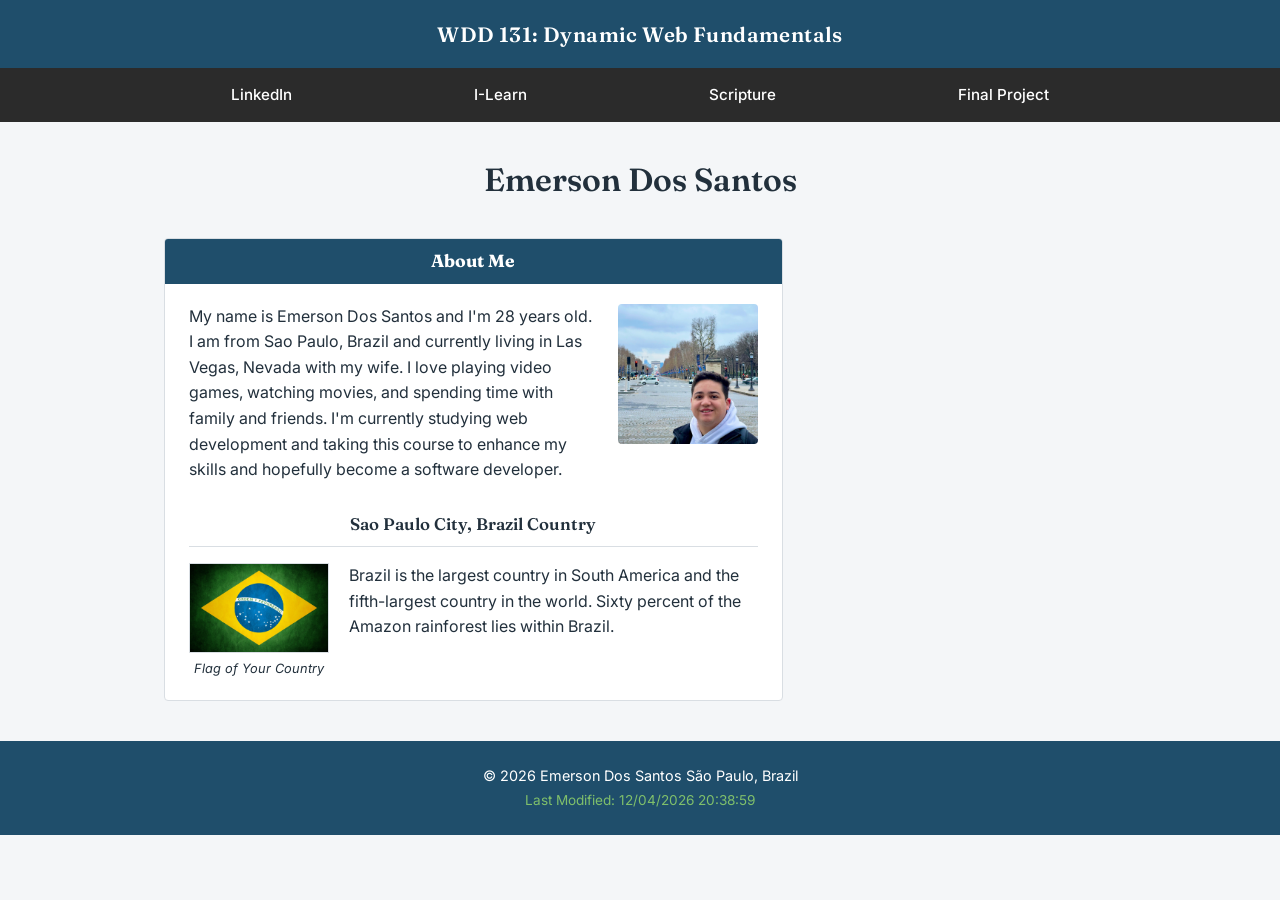
<file: index.html>
<!DOCTYPE html>
<html lang="en">
<head>
    <meta charset="UTF-8">
    <meta name="viewport" content="width=device-width, initial-scale=1.0">
    <title>WDD 131 – Dynamic Web Fundamentals – Emerson Dos Santos</title>
    <meta name="description" content="WDD 131 – Dynamic Web Fundamentals course home page by Emerson Dos Santos. Includes an introduction, favorite hobbies, and links to web development resources and the final project.">
    <meta name="author" content="Emerson Dos Santos">
    <link rel="preconnect" href="https://fonts.googleapis.com">
    <link rel="preconnect" href="https://fonts.gstatic.com" crossorigin>
    <link href="https://fonts.googleapis.com/css2?family=Fraunces:opsz,wght@9..144,400;9..144,600;9..144,700&family=Inter:wght@400;500;600&display=swap" rel="stylesheet">
    <link rel="stylesheet" href="styles/base.css">
    <script src="scripts/getdates.js" defer></script>
</head>
<body>

    <header>
        <span id="course-title">WDD 131: Dynamic Web Fundamentals</span>
        <nav>
            <ul>
                <li><a href="https://www.linkedin.com/in/your-profile" target="_blank" rel="noopener">LinkedIn</a></li>
                <li><a href="https://byupw.instructure.com/" target="_blank" rel="noopener">I-Learn</a></li>
                <li><a href="https://www.churchofjesuschrist.org/study/scriptures/bofm/1-ne/3?lang=eng&id=p7#p7" target="_blank" rel="noopener">Scripture</a></li>
                <li><a href="final-project/index.html">Final Project</a></li>
            </ul>
        </nav>
    </header>

    <main>
        <h1>Emerson Dos Santos</h1>

        <section class="card">
            <h2>About Me</h2>
            <div class="card-body">
                <div class="about-intro">
                    <p>
                        My name is Emerson Dos Santos and I'm 28 years old. I am from Sao Paulo, Brazil and currently living in Las Vegas, Nevada with my wife. I love playing video games, watching movies, and spending time with family and friends. I'm currently studying web development and taking this course to enhance my skills and hopefully become a software developer.
                    </p>
                    <img src="images/profile1.jpeg" alt="Photo of Your Name" class="profile-photo" width="140" height="140" loading="lazy">
                </div>

                <h3>Sao Paulo City, Brazil Country</h3>
                <hr>

                <div class="about-location">
                    <figure>
                        <img src="images/brazil.jpeg" alt="Flag of your country" width="140" height="90" loading="lazy">
                        <figcaption>Flag of Your Country</figcaption>
                    </figure>
                    <p>
                        Brazil is the largest country in South America and the fifth-largest country in the world. Sixty percent of the Amazon rainforest lies within Brazil.
                    </p>
                </div>
            </div>
        </section>

        
    </main>

    <footer>
        <p>&copy; <span id="currentyear"></span> <span class="footer-icon" aria-hidden="true"></span> Emerson Dos Santos <span class="footer-icon" aria-hidden="true"></span> São Paulo, Brazil</p>
        <p id="lastModified"></p>
    </footer>

</body>
</html>
</file>
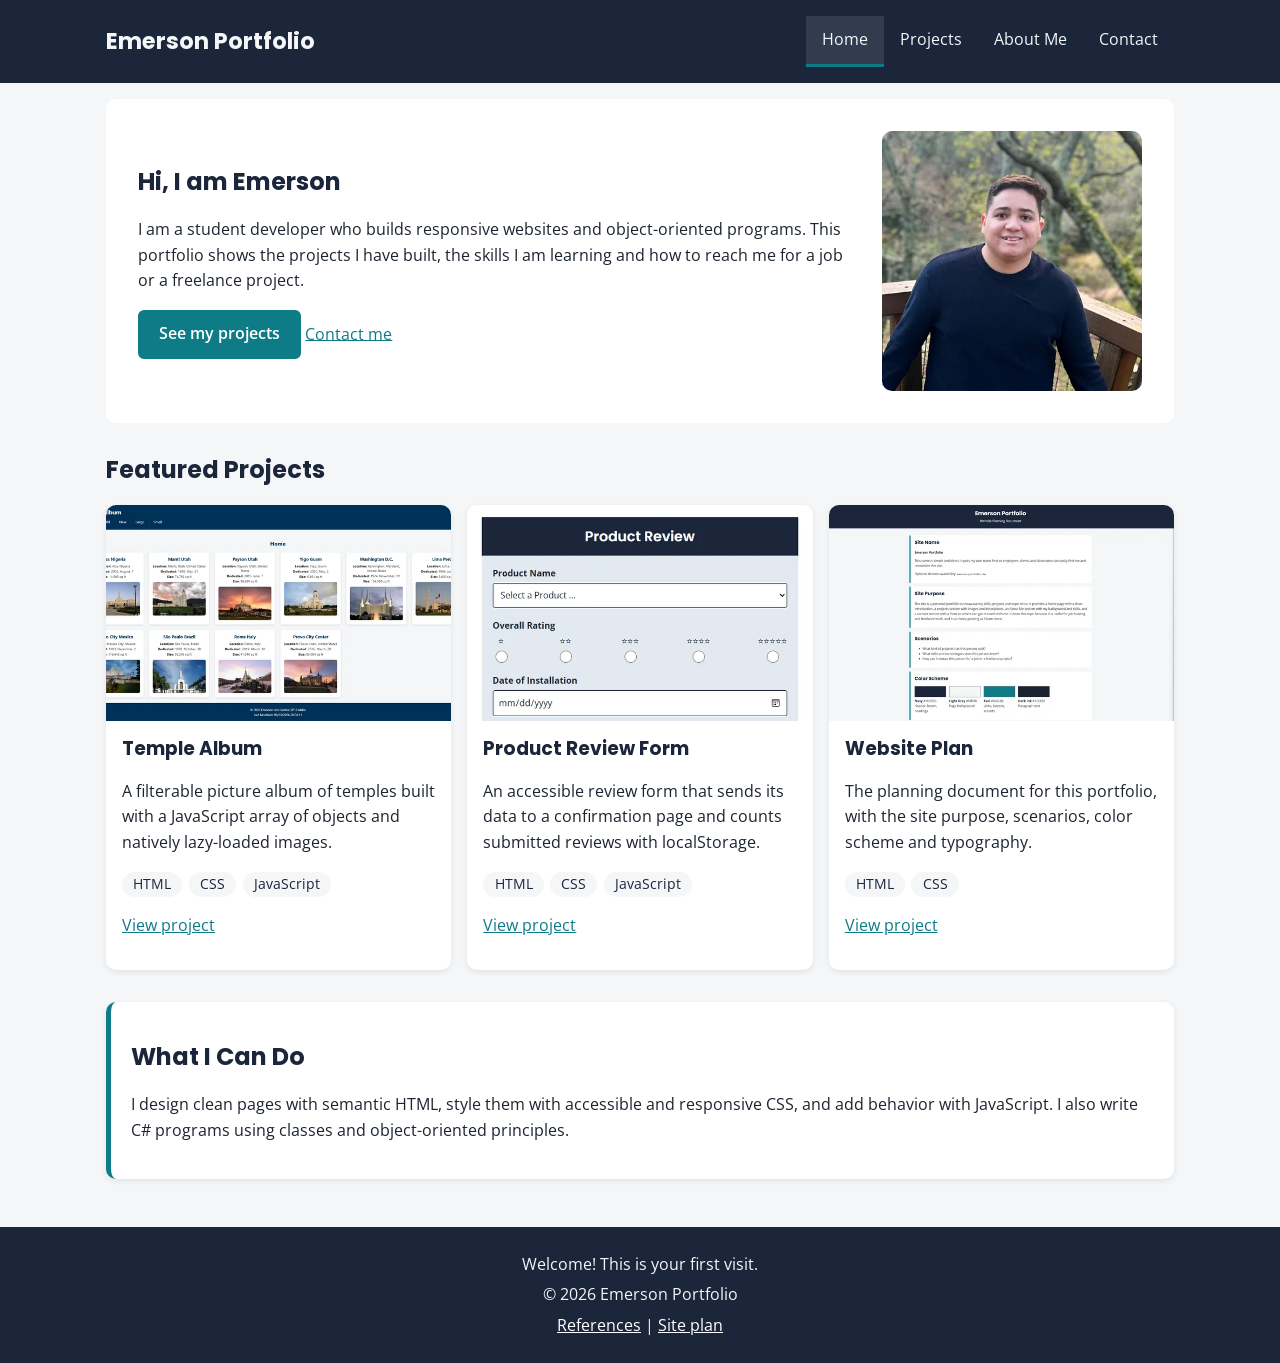
<file: project/index.html>
<!DOCTYPE html>
<html lang="en">
<head>
  <meta charset="UTF-8">
  <meta name="viewport" content="width=device-width, initial-scale=1">
  <title>Home | Emerson Portfolio</title>
  <meta name="description" content="Emerson's personal portfolio with web development and C# projects, skills and contact information.">
  <link rel="preconnect" href="https://fonts.googleapis.com">
  <link rel="preconnect" href="https://fonts.gstatic.com" crossorigin>
  <link href="https://fonts.googleapis.com/css2?family=Open+Sans:wght@400;600&family=Poppins:wght@600;700&display=swap" rel="stylesheet">
  <link rel="stylesheet" href="project.css">
  <script src="project.js" defer></script>
</head>
<body>
  <a class="skip-link" href="#main">Skip to content</a>
  <header>
    <div class="header-inner">
      <a class="site-name" href="index.html">Emerson Portfolio</a>
      <button id="menu-button" type="button" aria-expanded="false" aria-controls="main-nav" aria-label="Toggle navigation menu">☰</button>
      <nav id="main-nav" aria-label="Main navigation">
        <ul>
          <li><a href="index.html" aria-current="page">Home</a></li>
          <li><a href="projects.html">Projects</a></li>
          <li><a href="about.html">About Me</a></li>
          <li><a href="contact.html">Contact</a></li>
        </ul>
      </nav>
    </div>
  </header>
  <main id="main">
    <section class="hero">
      <div>
        <h1>Hi, I am Emerson</h1>
        <p>I am a student developer who builds responsive websites and object-oriented programs. This portfolio shows the projects I have built, the skills I am learning and how to reach me for a job or a freelance project.</p>
        <p><a class="button" href="projects.html">See my projects</a> <a href="contact.html">Contact me</a></p>
      </div>
      <img src="images/emerson.webp" alt="Portrait of Emerson smiling, wearing a navy sweater, standing on a wooden deck with trees behind him" width="400" height="400">
    </section>
    <section>
      <h2>Featured Projects</h2>
      <div id="featured-projects" class="project-grid"></div>
    </section>
    <section class="panel">
      <h2>What I Can Do</h2>
      <p>I design clean pages with semantic HTML, style them with accessible and responsive CSS, and add behavior with JavaScript. I also write C# programs using classes and object-oriented principles.</p>
    </section>
  </main>
  <footer>
    <p id="visit-count"></p>
    <p>&copy; <span id="year">2026</span> Emerson Portfolio</p>
    <p><a href="references.html">References</a> | <a href="siteplan.html">Site plan</a></p>
  </footer>
</body>
</html>
</file>
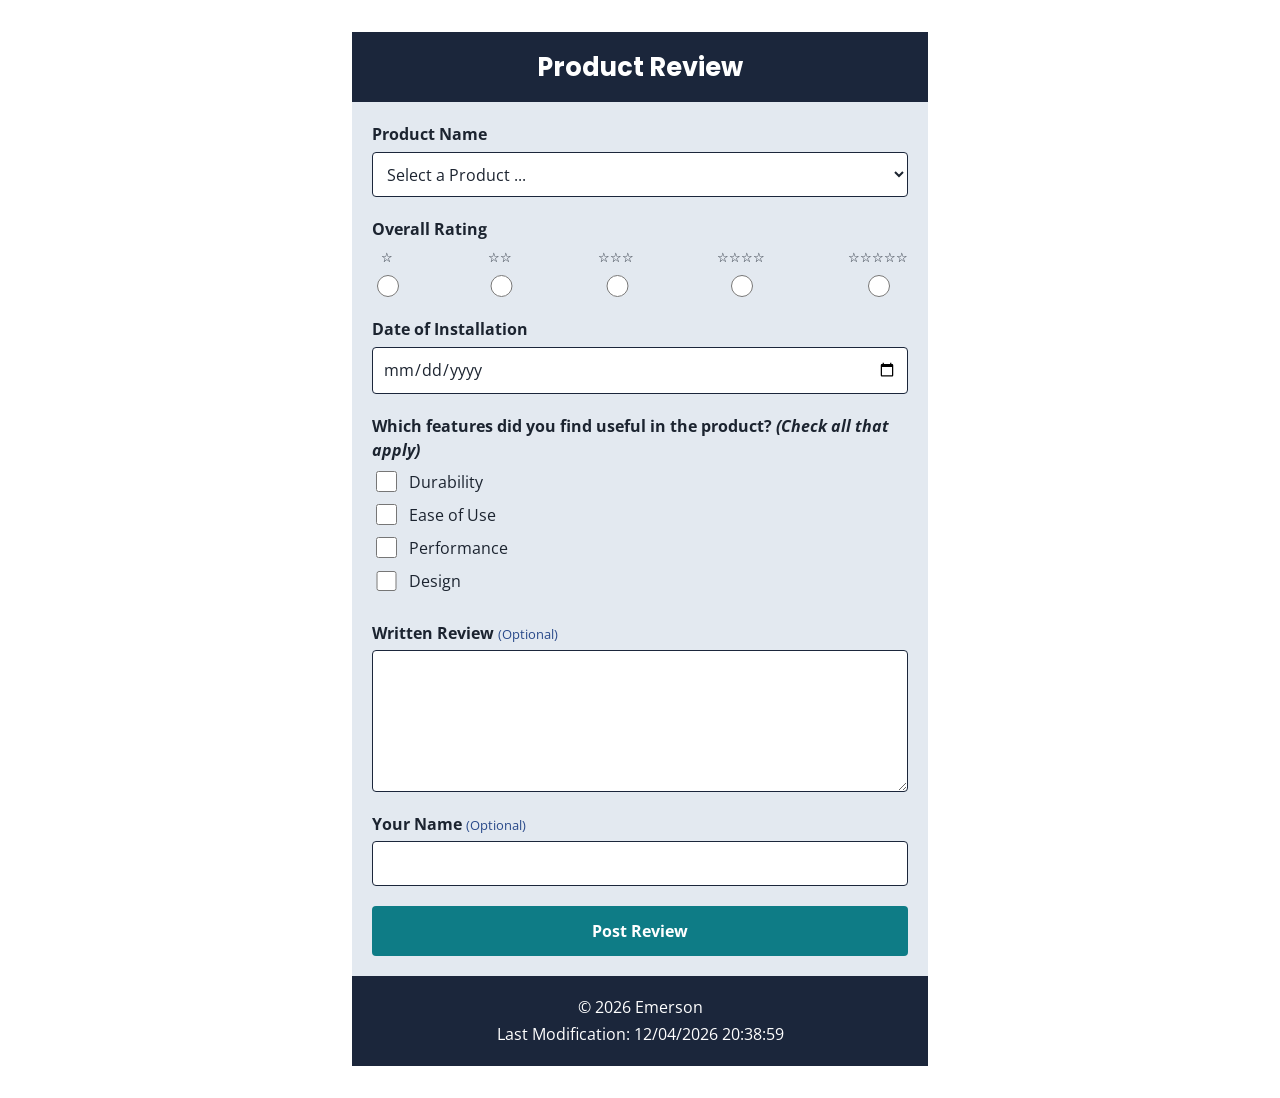
<file: form.html>
<!DOCTYPE html>
<html lang="en">
<head>
  <meta charset="UTF-8">
  <meta name="viewport" content="width=device-width, initial-scale=1">
  <meta name="author" content="Emerson">
  <meta name="description" content="Product review form where users rate a product, choose useful features and write a review.">
  <title>Product Review Form</title>
  <link rel="preconnect" href="https://fonts.googleapis.com">
  <link rel="preconnect" href="https://fonts.gstatic.com" crossorigin>
  <link href="https://fonts.googleapis.com/css2?family=Open+Sans:wght@400;700&family=Poppins:wght@600&display=swap" rel="stylesheet">
  <link rel="stylesheet" href="styles/form.css">
  <script src="scripts/form.js" defer></script>
</head>
<body>
  <header>
    <h1>Product Review</h1>
  </header>

  <main>
    <form action="review.html" method="get">

      <div class="field">
        <label for="productName">Product Name</label>
        <select id="productName" name="productName" required>
          <option value="" disabled selected>Select a Product ...</option>
        </select>
      </div>

      <fieldset class="rating">
        <legend>Overall Rating</legend>
        <div class="rating-options">
          <div class="rating-option">
            <label for="rating1">&star;<span class="visually-hidden"> 1 star</span></label>
            <input type="radio" id="rating1" name="rating" value="1" required>
          </div>
          <div class="rating-option">
            <label for="rating2">&star;&star;<span class="visually-hidden"> 2 stars</span></label>
            <input type="radio" id="rating2" name="rating" value="2" required>
          </div>
          <div class="rating-option">
            <label for="rating3">&star;&star;&star;<span class="visually-hidden"> 3 stars</span></label>
            <input type="radio" id="rating3" name="rating" value="3" required>
          </div>
          <div class="rating-option">
            <label for="rating4">&star;&star;&star;&star;<span class="visually-hidden"> 4 stars</span></label>
            <input type="radio" id="rating4" name="rating" value="4" required>
          </div>
          <div class="rating-option">
            <label for="rating5">&star;&star;&star;&star;&star;<span class="visually-hidden"> 5 stars</span></label>
            <input type="radio" id="rating5" name="rating" value="5" required>
          </div>
        </div>
      </fieldset>

      <div class="field">
        <label for="installDate">Date of Installation</label>
        <input type="date" id="installDate" name="installDate" required>
      </div>

      <fieldset class="features">
        <legend>Which features did you find useful in the product? <em>(Check all that apply)</em></legend>
        <div class="check">
          <input type="checkbox" id="durability" name="features" value="durability">
          <label for="durability">Durability</label>
        </div>
        <div class="check">
          <input type="checkbox" id="easeOfUse" name="features" value="ease-of-use">
          <label for="easeOfUse">Ease of Use</label>
        </div>
        <div class="check">
          <input type="checkbox" id="performance" name="features" value="performance">
          <label for="performance">Performance</label>
        </div>
        <div class="check">
          <input type="checkbox" id="design" name="features" value="design">
          <label for="design">Design</label>
        </div>
      </fieldset>

      <div class="field">
        <label for="writtenReview">Written Review <small>(Optional)</small></label>
        <textarea id="writtenReview" name="writtenReview" rows="5"></textarea>
      </div>

      <div class="field">
        <label for="userName">Your Name <small>(Optional)</small></label>
        <input type="text" id="userName" name="userName" autocomplete="name">
      </div>

      <input type="submit" value="Post Review">
    </form>
  </main>

  <footer>
    <p>&copy; <span id="year"></span> Emerson</p>
    <p>Last Modification: <span id="lastModified"></span></p>
  </footer>
</body>
</html>
</file>
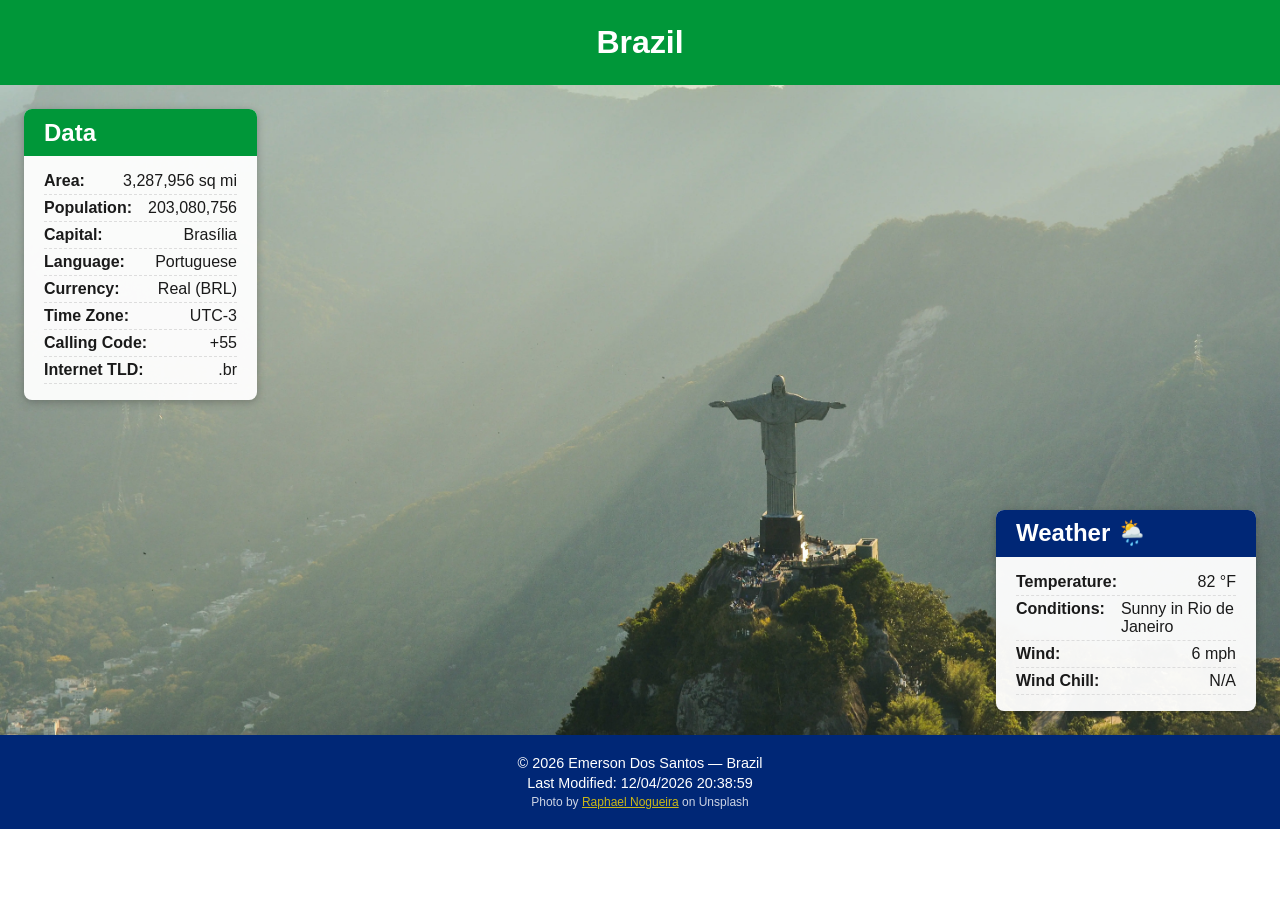
<file: place.html>
<!DOCTYPE html>
<html lang="en">

<head>
  <meta charset="UTF-8">
  <meta name="viewport" content="width=device-width, initial-scale=1.0">
  <title>Brazil - WDD131</title>
  <meta name="description" content="Informational page about Brazil - general data and weather.">
  <meta name="author" content="Emerson Dos Santos">
  <link rel="stylesheet" href="styles/place.css">
  <script src="scripts/place.js" defer></script>
</head>

<body>

  <header class="place-header">
    <h1>Brazil</h1>
  </header>

  <main>
    <div class="media-wrapper">

      <!-- Responsive hero image using picture + srcset -->
      <picture>
        <source media="(min-width: 700px)" srcset="images/cristo-redentor.webp">
        <img src="images/cristo-redentor.webp" alt="Christ the Redeemer statue, Rio de Janeiro, Brazil" class="hero-image" width="1200" height="700">
      </picture>

      <!-- Data box -->
      <section class="data-box">
        <h2>Data</h2>
        <ul>
          <li><span class="label">Area:</span> <span class="value">3,287,956 sq mi</span></li>
          <li><span class="label">Population:</span> <span class="value">203,080,756</span></li>
          <li><span class="label">Capital:</span> <span class="value">Brasília</span></li>
          <li><span class="label">Language:</span> <span class="value">Portuguese</span></li>
          <li><span class="label">Currency:</span> <span class="value">Real (BRL)</span></li>
          <li><span class="label">Time Zone:</span> <span class="value">UTC-3</span></li>
          <li><span class="label">Calling Code:</span> <span class="value">+55</span></li>
          <li><span class="label">Internet TLD:</span> <span class="value">.br</span></li>
        </ul>
      </section>

      <!-- Weather box -->
      <section class="weather-box">
        <h2>Weather</h2>

        <!-- SVG icon - used only in mobile view (via CSS) -->
        <svg class="weather-icon-mobile" viewBox="0 0 64 64" width="40" height="40" aria-hidden="true">
          <circle cx="24" cy="24" r="12" fill="#FEDD00" />
          <path d="M20 40h24a10 10 0 0 0 0-20 14 14 0 0 0-27-4A11 11 0 0 0 20 40z" fill="#ffffff" stroke="#002776" stroke-width="1.5" />
        </svg>

        <ul>
          <li><span class="label">Temperature:</span> <span class="value" id="temperature">82 °F</span></li>
          <li><span class="label">Conditions:</span> <span class="value">Sunny in Rio de Janeiro</span></li>
          <li><span class="label">Wind:</span> <span class="value" id="windSpeed">6 mph</span></li>
          <li><span class="label">Wind Chill:</span> <span class="value" id="windChill">--</span></li>
        </ul>
      </section>

    </div>
  </main>

  <footer class="place-footer">
    <p>&copy; <span id="year"></span> Emerson Dos Santos &mdash; Brazil</p>
    <p>Last Modified: <span id="lastModified"></span></p>
    <p class="photo-credit">Photo by <a href="https://unsplash.com/fr/@phaelnogueira">Raphael Nogueira</a> on Unsplash</p>
  </footer>

</body>

</html>
</file>
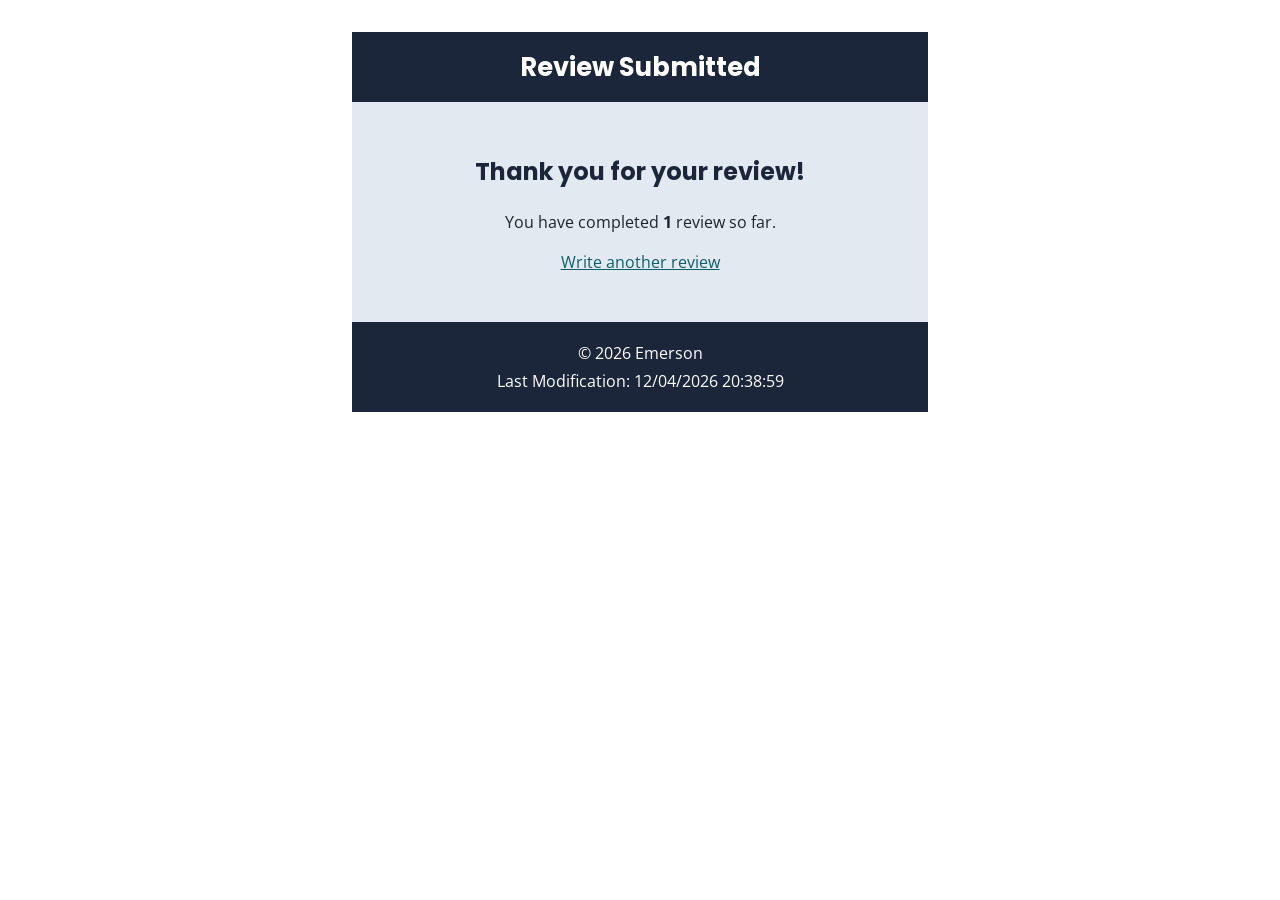
<file: review.html>
<!DOCTYPE html>
<html lang="en">
<head>
  <meta charset="UTF-8">
  <meta name="viewport" content="width=device-width, initial-scale=1">
  <meta name="author" content="Emerson">
  <meta name="description" content="Confirmation page for the product review form with a count of completed reviews.">
  <title>Review Submitted</title>
  <link rel="preconnect" href="https://fonts.googleapis.com">
  <link rel="preconnect" href="https://fonts.gstatic.com" crossorigin>
  <link href="https://fonts.googleapis.com/css2?family=Open+Sans:wght@400;700&family=Poppins:wght@600&display=swap" rel="stylesheet">
  <link rel="stylesheet" href="styles/form.css">
  <script src="scripts/review.js" defer></script>
</head>
<body>
  <header>
    <h1>Review Submitted</h1>
  </header>

  <main class="confirmation">
    <h2>Thank you for your review!</h2>
    <p>You have completed <strong id="reviewCount">0</strong> <span id="reviewWord">reviews</span> so far.</p>
    <p><a href="form.html">Write another review</a></p>
  </main>

  <footer>
    <p>&copy; <span id="year"></span> Emerson</p>
    <p>Last Modification: <span id="lastModified"></span></p>
  </footer>
</body>
</html>
</file>
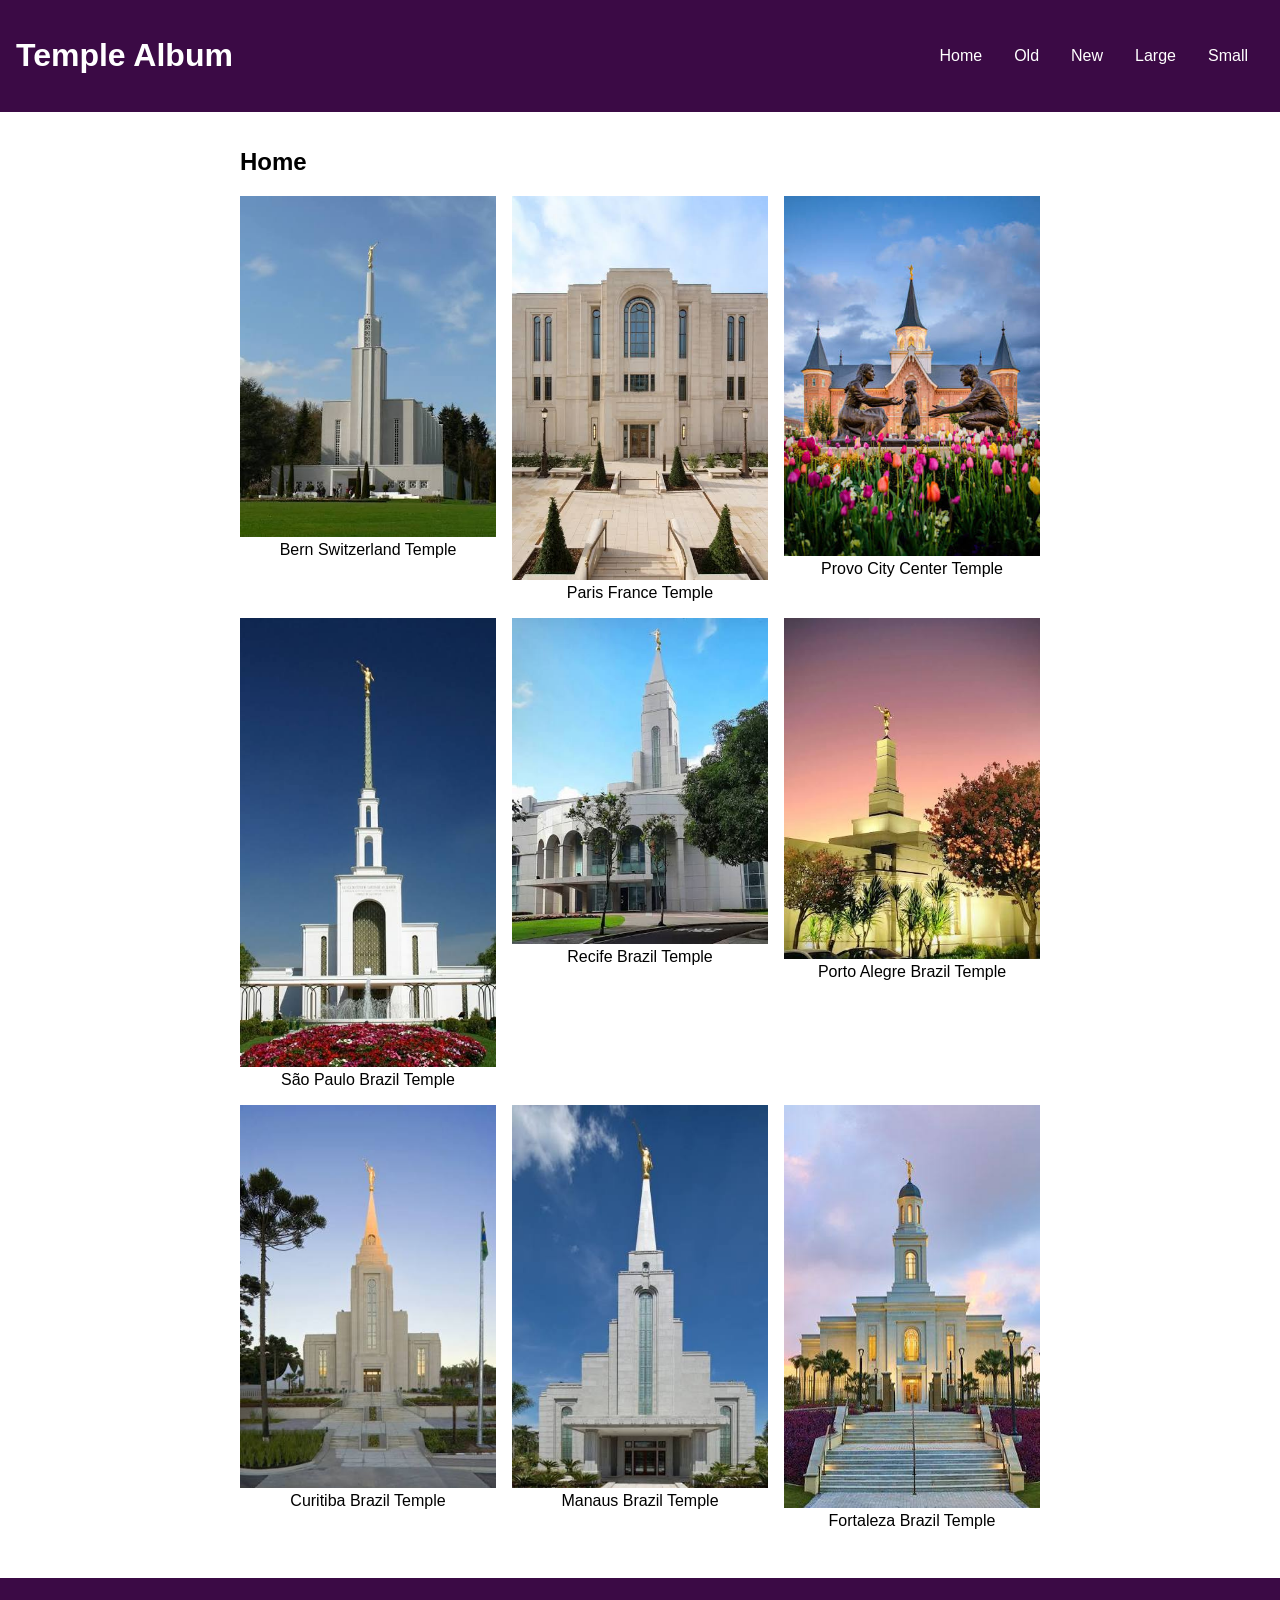
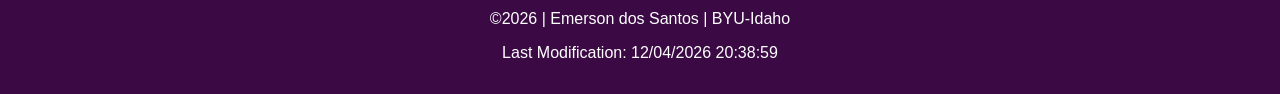
<file: temples.html>
<!DOCTYPE html>
<html lang="en">

<head>
  <meta charset="UTF-8">
  <meta name="viewport" content="width=device-width, initial-scale=1.0">
  <title>Temple Album</title>
  <meta name="description" content="Temple Picture Album for WDD 131">
  <link rel="stylesheet" href="styles/temples.css">
  <link rel="stylesheet" href="styles/temples-large.css">
  <script src="scripts/temples.js" defer></script>
</head>

<body>
  <header>
    <h1>Temple Album</h1>
    <button id="menu" aria-label="Toggle Menu"></button>
    <nav class="navigation">
      <a href="#">Home</a>
      <a href="#">Old</a>
      <a href="#">New</a>
      <a href="#">Large</a>
      <a href="#">Small</a>
    </nav>
  </header>

  <main>
    <h2>Home</h2>
    <div class="res-grid">
      <figure>
        <img src="images/sb.jpg" alt="Temple 1" loading="lazy">
        <figcaption>Bern Switzerland Temple</figcaption>
      </figure>
      <figure>
        <img src="images/fr.jpg" alt="Temple 2" loading="lazy">
        <figcaption>Paris France Temple</figcaption>
      </figure>
      <figure>
        <img src="images/pr.jpg" alt="Temple 3" loading="lazy">
        <figcaption>Provo City Center Temple</figcaption>
      </figure>
      <figure>
        <img src="images/sp.jpg" alt="Temple 4" loading="lazy">
        <figcaption>São Paulo Brazil Temple</figcaption>
      </figure>
      <figure>
        <img src="images/re.jpg" alt="Temple 5" loading="lazy">
        <figcaption>Recife Brazil Temple</figcaption>
      </figure>
      <figure>
        <img src="images/rs.jpg" alt="Temple 6" loading="lazy">
        <figcaption>Porto Alegre Brazil Temple</figcaption>
      </figure>
      <figure>
        <img src="images/cur.jpg" alt="Temple 7" loading="lazy">
        <figcaption>Curitiba Brazil Temple</figcaption>
      </figure>
      <figure>
        <img src="images/mb.jpg" alt="Temple 8" loading="lazy">
        <figcaption>Manaus Brazil Temple</figcaption>
      </figure>
      <figure>
        <img src="images/fb.jpg" alt="Temple 9" loading="lazy">
        <figcaption>Fortaleza Brazil Temple</figcaption>
      </figure>
    </div>
  </main>

  <footer>
    <p>&copy;<span id="currentyear"></span> | Emerson dos Santos | BYU-Idaho</p>
    <p id="lastModified"></p>
  </footer>
</body>

</html>
</file>
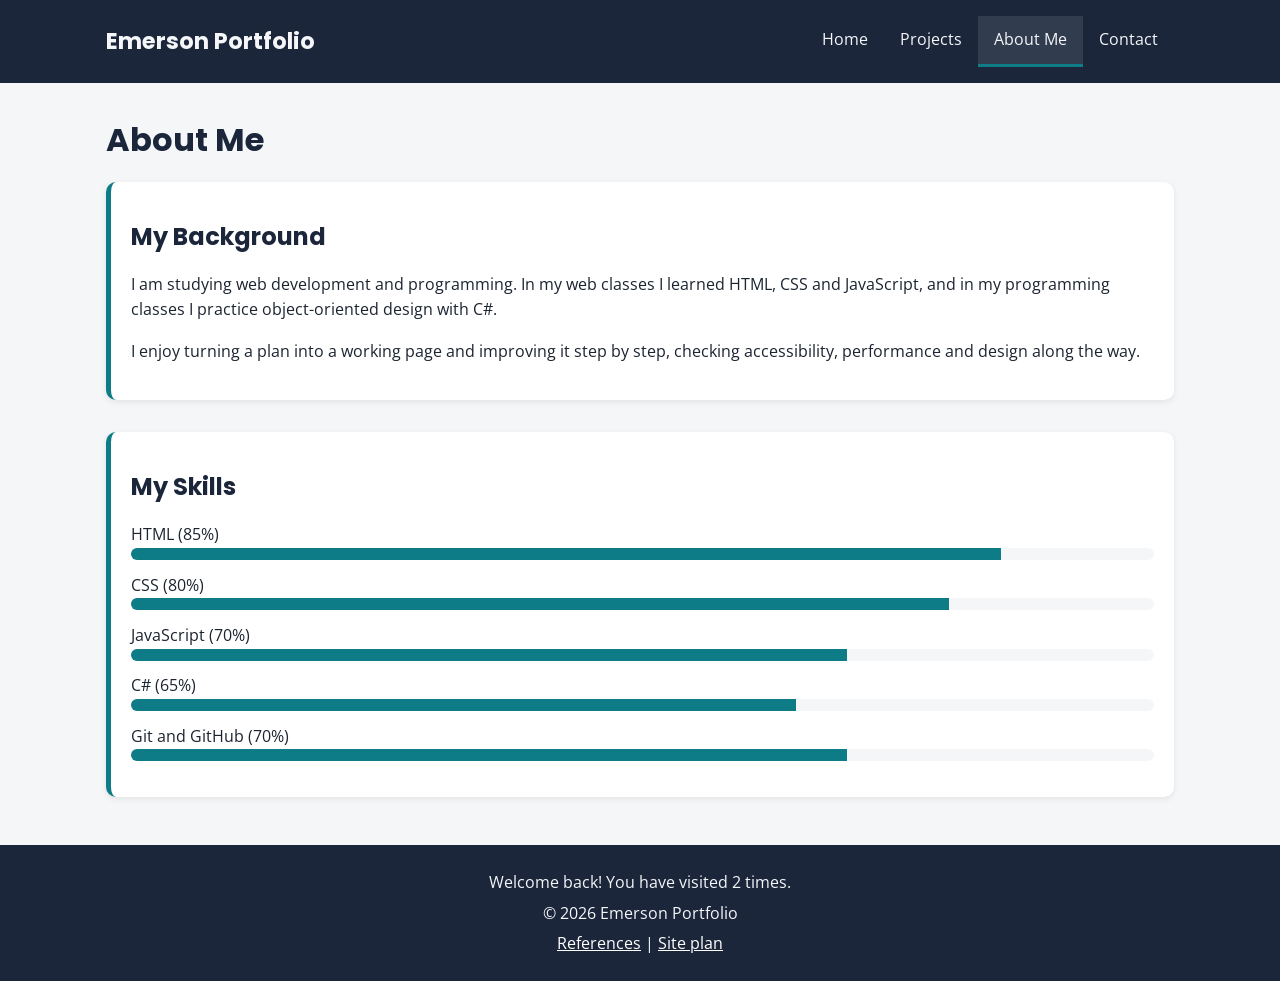
<file: project/about.html>
<!DOCTYPE html>
<html lang="en">
<head>
  <meta charset="UTF-8">
  <meta name="viewport" content="width=device-width, initial-scale=1">
  <title>About Me | Emerson Portfolio</title>
  <meta name="description" content="Learn about Emerson's background, skills and the technologies he uses to build websites and programs.">
  <link rel="preconnect" href="https://fonts.googleapis.com">
  <link rel="preconnect" href="https://fonts.gstatic.com" crossorigin>
  <link href="https://fonts.googleapis.com/css2?family=Open+Sans:wght@400;600&family=Poppins:wght@600;700&display=swap" rel="stylesheet">
  <link rel="stylesheet" href="project.css">
  <script src="project.js" defer></script>
</head>
<body>
  <a class="skip-link" href="#main">Skip to content</a>
  <header>
    <div class="header-inner">
      <a class="site-name" href="index.html">Emerson Portfolio</a>
      <button id="menu-button" type="button" aria-expanded="false" aria-controls="main-nav" aria-label="Toggle navigation menu">☰</button>
      <nav id="main-nav" aria-label="Main navigation">
        <ul>
          <li><a href="index.html">Home</a></li>
          <li><a href="projects.html">Projects</a></li>
          <li><a href="about.html" aria-current="page">About Me</a></li>
          <li><a href="contact.html">Contact</a></li>
        </ul>
      </nav>
    </div>
  </header>
  <main id="main">
    <h1>About Me</h1>
    <section class="panel">
      <h2>My Background</h2>
      <p>I am studying web development and programming. In my web classes I learned HTML, CSS and JavaScript, and in my programming classes I practice object-oriented design with C#.</p>
      <p>I enjoy turning a plan into a working page and improving it step by step, checking accessibility, performance and design along the way.</p>
    </section>
    <section class="panel">
      <h2>My Skills</h2>
      <ul id="skill-list" class="skill-list"></ul>
    </section>
  </main>
  <footer>
    <p id="visit-count"></p>
    <p>&copy; <span id="year">2026</span> Emerson Portfolio</p>
    <p><a href="references.html">References</a> | <a href="siteplan.html">Site plan</a></p>
  </footer>
</body>
</html>
</file>
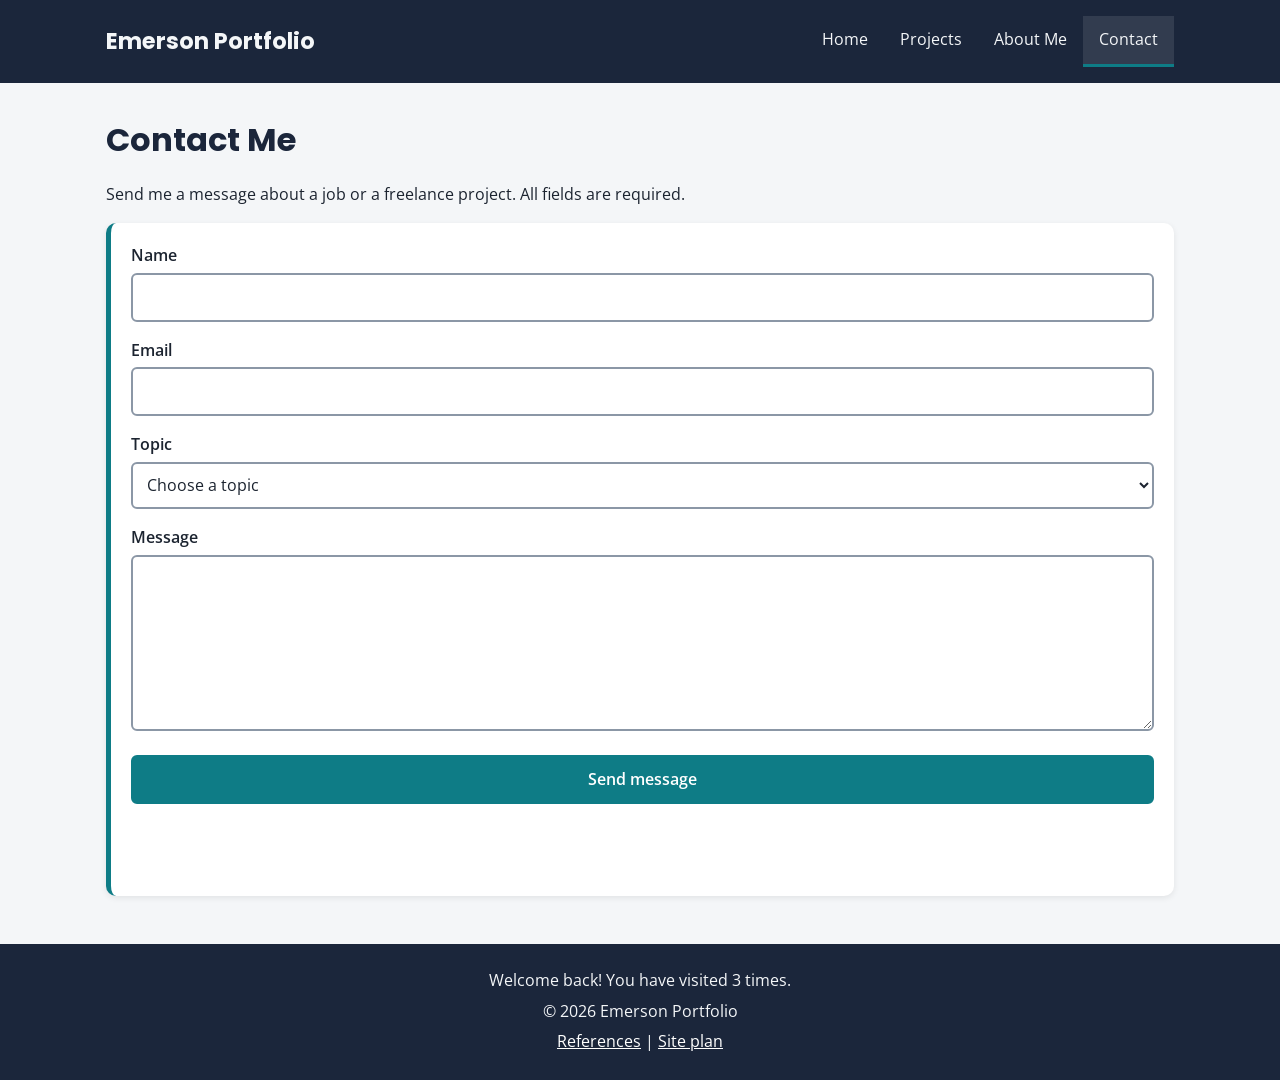
<file: project/contact.html>
<!DOCTYPE html>
<html lang="en">
<head>
  <meta charset="UTF-8">
  <meta name="viewport" content="width=device-width, initial-scale=1">
  <title>Contact | Emerson Portfolio</title>
  <meta name="description" content="Contact Emerson about a job, a freelance project or a collaboration using the contact form.">
  <link rel="preconnect" href="https://fonts.googleapis.com">
  <link rel="preconnect" href="https://fonts.gstatic.com" crossorigin>
  <link href="https://fonts.googleapis.com/css2?family=Open+Sans:wght@400;600&family=Poppins:wght@600;700&display=swap" rel="stylesheet">
  <link rel="stylesheet" href="project.css">
  <script src="project.js" defer></script>
</head>
<body>
  <a class="skip-link" href="#main">Skip to content</a>
  <header>
    <div class="header-inner">
      <a class="site-name" href="index.html">Emerson Portfolio</a>
      <button id="menu-button" type="button" aria-expanded="false" aria-controls="main-nav" aria-label="Toggle navigation menu">☰</button>
      <nav id="main-nav" aria-label="Main navigation">
        <ul>
          <li><a href="index.html">Home</a></li>
          <li><a href="projects.html">Projects</a></li>
          <li><a href="about.html">About Me</a></li>
          <li><a href="contact.html" aria-current="page">Contact</a></li>
        </ul>
      </nav>
    </div>
  </header>
  <main id="main">
    <h1>Contact Me</h1>
    <p>Send me a message about a job or a freelance project. All fields are required.</p>
    <section class="panel">
      <form id="contact-form" action="contact.html" method="post">
        <div>
          <label for="name">Name</label>
          <input type="text" id="name" name="name" autocomplete="name" required>
        </div>
        <div>
          <label for="email">Email</label>
          <input type="email" id="email" name="email" autocomplete="email" required>
        </div>
        <div>
          <label for="topic">Topic</label>
          <select id="topic" name="topic" required>
            <option value="" disabled selected>Choose a topic</option>
            <option value="Job opportunity">Job opportunity</option>
            <option value="Freelance project">Freelance project</option>
            <option value="Collaboration">Collaboration</option>
          </select>
        </div>
        <div>
          <label for="message">Message</label>
          <textarea id="message" name="message" rows="6" required></textarea>
        </div>
        <button type="submit">Send message</button>
        <p id="form-status" role="status" aria-live="polite"></p>
      </form>
    </section>
  </main>
  <footer>
    <p id="visit-count"></p>
    <p>&copy; <span id="year">2026</span> Emerson Portfolio</p>
    <p><a href="references.html">References</a> | <a href="siteplan.html">Site plan</a></p>
  </footer>
</body>
</html>
</file>
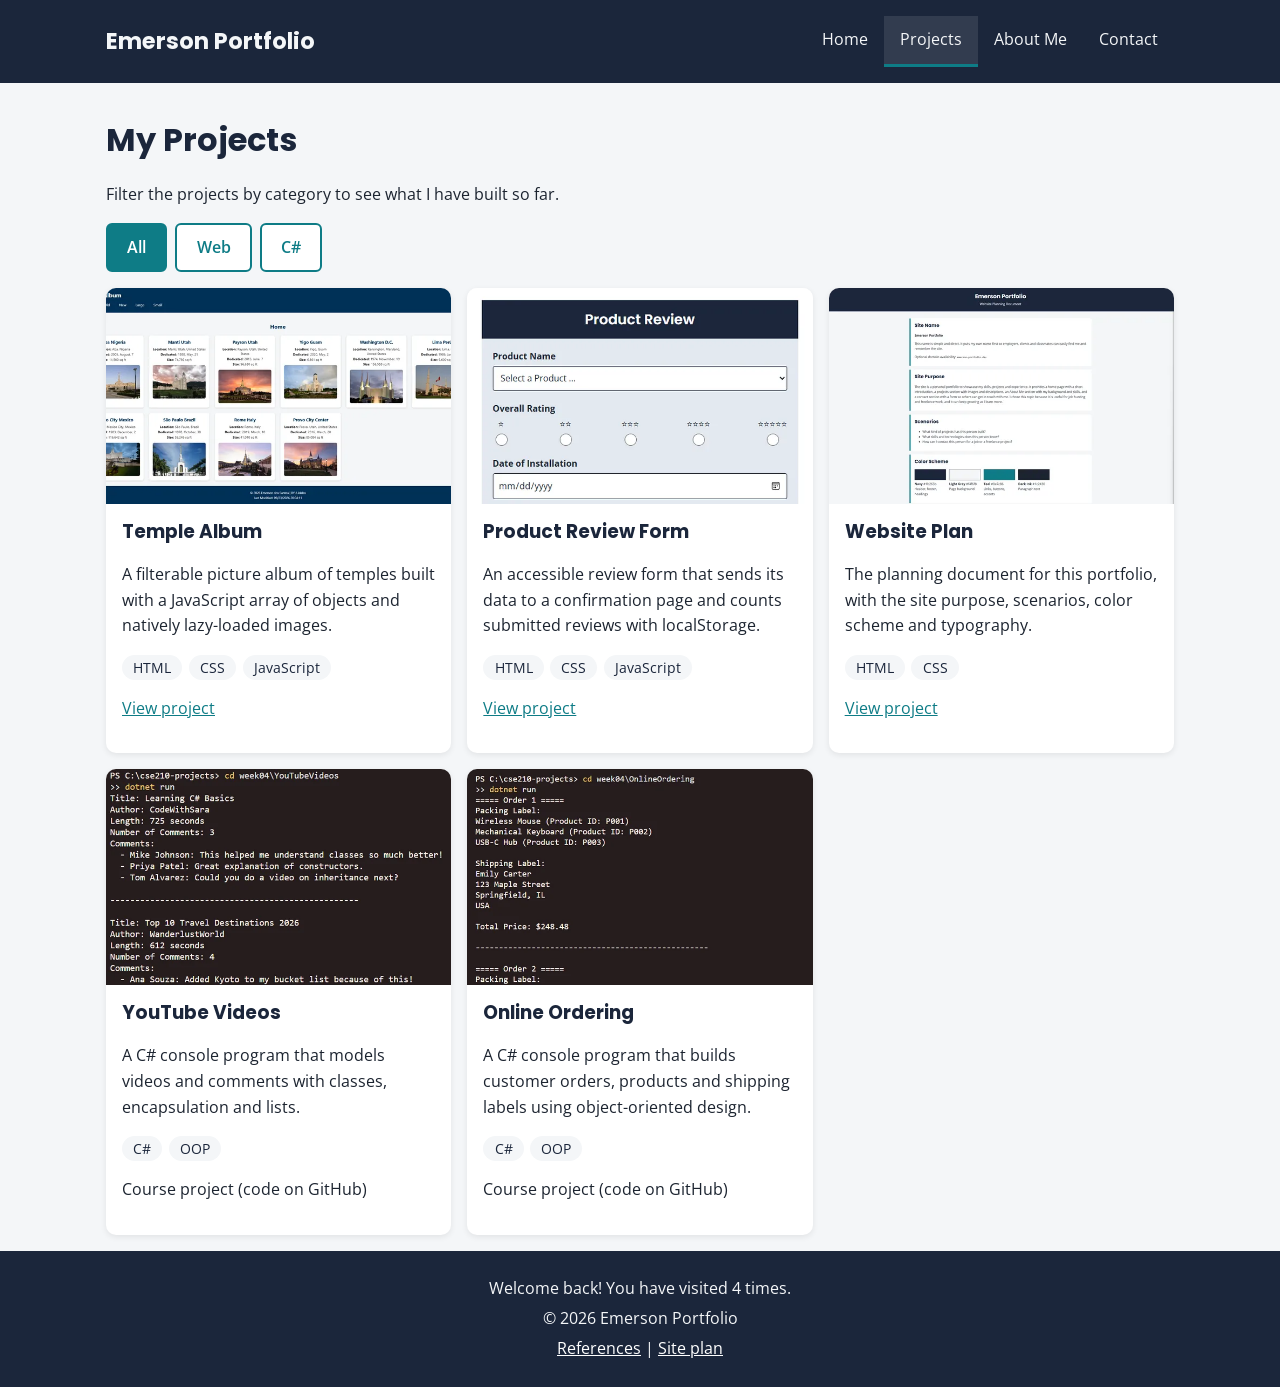
<file: project/projects.html>
<!DOCTYPE html>
<html lang="en">
<head>
  <meta charset="UTF-8">
  <meta name="viewport" content="width=device-width, initial-scale=1">
  <title>Projects | Emerson Portfolio</title>
  <meta name="description" content="Browse Emerson's web development and C# projects and filter them by category.">
  <link rel="preconnect" href="https://fonts.googleapis.com">
  <link rel="preconnect" href="https://fonts.gstatic.com" crossorigin>
  <link href="https://fonts.googleapis.com/css2?family=Open+Sans:wght@400;600&family=Poppins:wght@600;700&display=swap" rel="stylesheet">
  <link rel="stylesheet" href="project.css">
  <script src="project.js" defer></script>
</head>
<body>
  <a class="skip-link" href="#main">Skip to content</a>
  <header>
    <div class="header-inner">
      <a class="site-name" href="index.html">Emerson Portfolio</a>
      <button id="menu-button" type="button" aria-expanded="false" aria-controls="main-nav" aria-label="Toggle navigation menu">☰</button>
      <nav id="main-nav" aria-label="Main navigation">
        <ul>
          <li><a href="index.html">Home</a></li>
          <li><a href="projects.html" aria-current="page">Projects</a></li>
          <li><a href="about.html">About Me</a></li>
          <li><a href="contact.html">Contact</a></li>
        </ul>
      </nav>
    </div>
  </header>
  <main id="main">
    <h1>My Projects</h1>
    <p>Filter the projects by category to see what I have built so far.</p>
    <div class="filters" role="group" aria-label="Filter projects">
      <button type="button" data-category="all" class="active" aria-pressed="true">All</button>
      <button type="button" data-category="web" aria-pressed="false">Web</button>
      <button type="button" data-category="csharp" aria-pressed="false">C#</button>
    </div>
    <div id="all-projects" class="project-grid"></div>
  </main>
  <footer>
    <p id="visit-count"></p>
    <p>&copy; <span id="year">2026</span> Emerson Portfolio</p>
    <p><a href="references.html">References</a> | <a href="siteplan.html">Site plan</a></p>
  </footer>
</body>
</html>
</file>
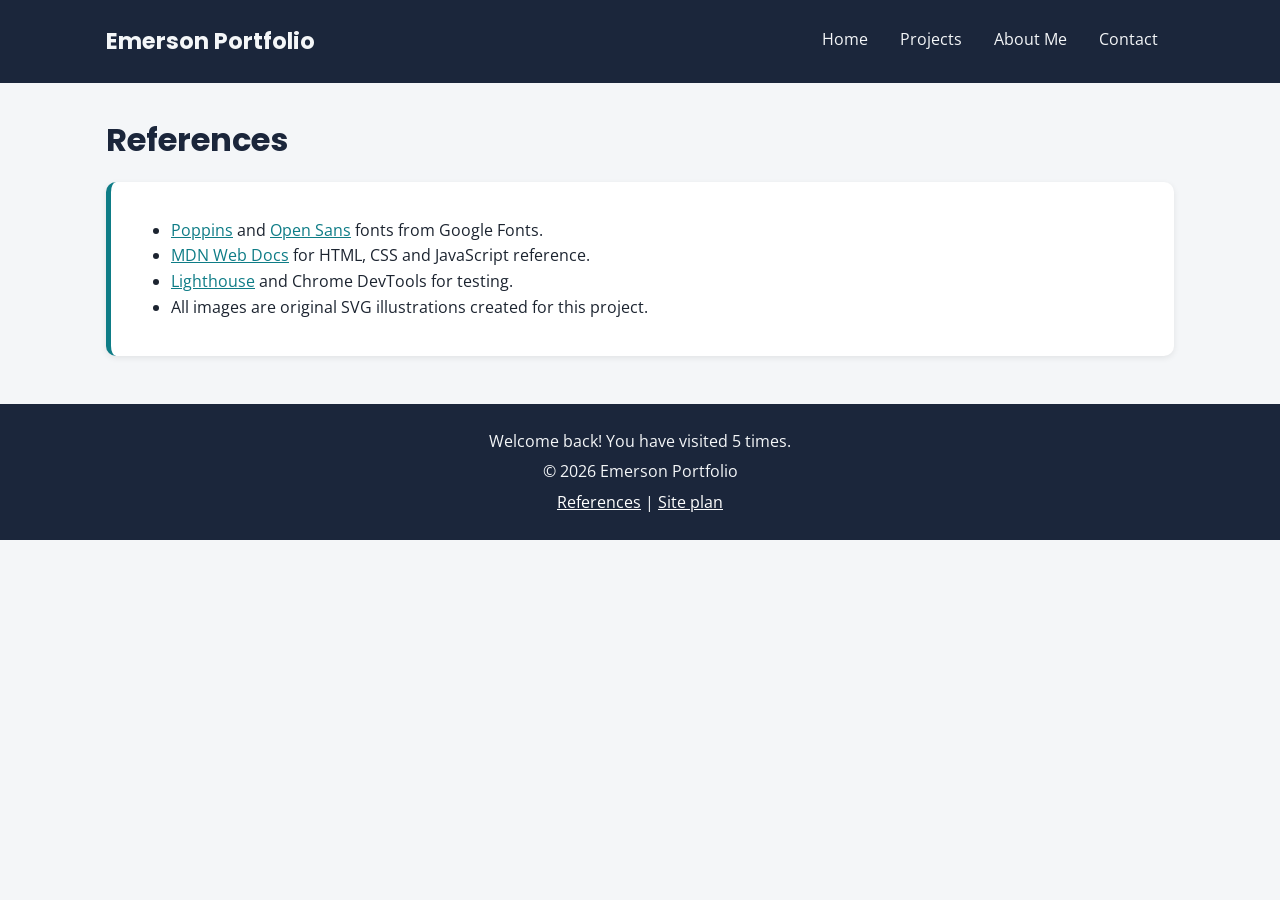
<file: project/references.html>
<!DOCTYPE html>
<html lang="en">
<head>
  <meta charset="UTF-8">
  <meta name="viewport" content="width=device-width, initial-scale=1">
  <title>References | Emerson Portfolio</title>
  <meta name="description" content="Sources, fonts and tools used to build the Emerson Portfolio website.">
  <link rel="preconnect" href="https://fonts.googleapis.com">
  <link rel="preconnect" href="https://fonts.gstatic.com" crossorigin>
  <link href="https://fonts.googleapis.com/css2?family=Open+Sans:wght@400;600&family=Poppins:wght@600;700&display=swap" rel="stylesheet">
  <link rel="stylesheet" href="project.css">
  <script src="project.js" defer></script>
</head>
<body>
  <a class="skip-link" href="#main">Skip to content</a>
  <header>
    <div class="header-inner">
      <a class="site-name" href="index.html">Emerson Portfolio</a>
      <button id="menu-button" type="button" aria-expanded="false" aria-controls="main-nav" aria-label="Toggle navigation menu">☰</button>
      <nav id="main-nav" aria-label="Main navigation">
        <ul>
          <li><a href="index.html">Home</a></li>
          <li><a href="projects.html">Projects</a></li>
          <li><a href="about.html">About Me</a></li>
          <li><a href="contact.html">Contact</a></li>
        </ul>
      </nav>
    </div>
  </header>
  <main id="main">
    <h1>References</h1>
    <section class="panel">
      <ul>
        <li><a href="https://fonts.google.com/specimen/Poppins">Poppins</a> and <a href="https://fonts.google.com/specimen/Open+Sans">Open Sans</a> fonts from Google Fonts.</li>
        <li><a href="https://developer.mozilla.org/">MDN Web Docs</a> for HTML, CSS and JavaScript reference.</li>
        <li><a href="https://developer.chrome.com/docs/lighthouse/">Lighthouse</a> and Chrome DevTools for testing.</li>
        <li>All images are original SVG illustrations created for this project.</li>
      </ul>
    </section>
  </main>
  <footer>
    <p id="visit-count"></p>
    <p>&copy; <span id="year">2026</span> Emerson Portfolio</p>
    <p><a href="references.html">References</a> | <a href="siteplan.html">Site plan</a></p>
  </footer>
</body>
</html>
</file>
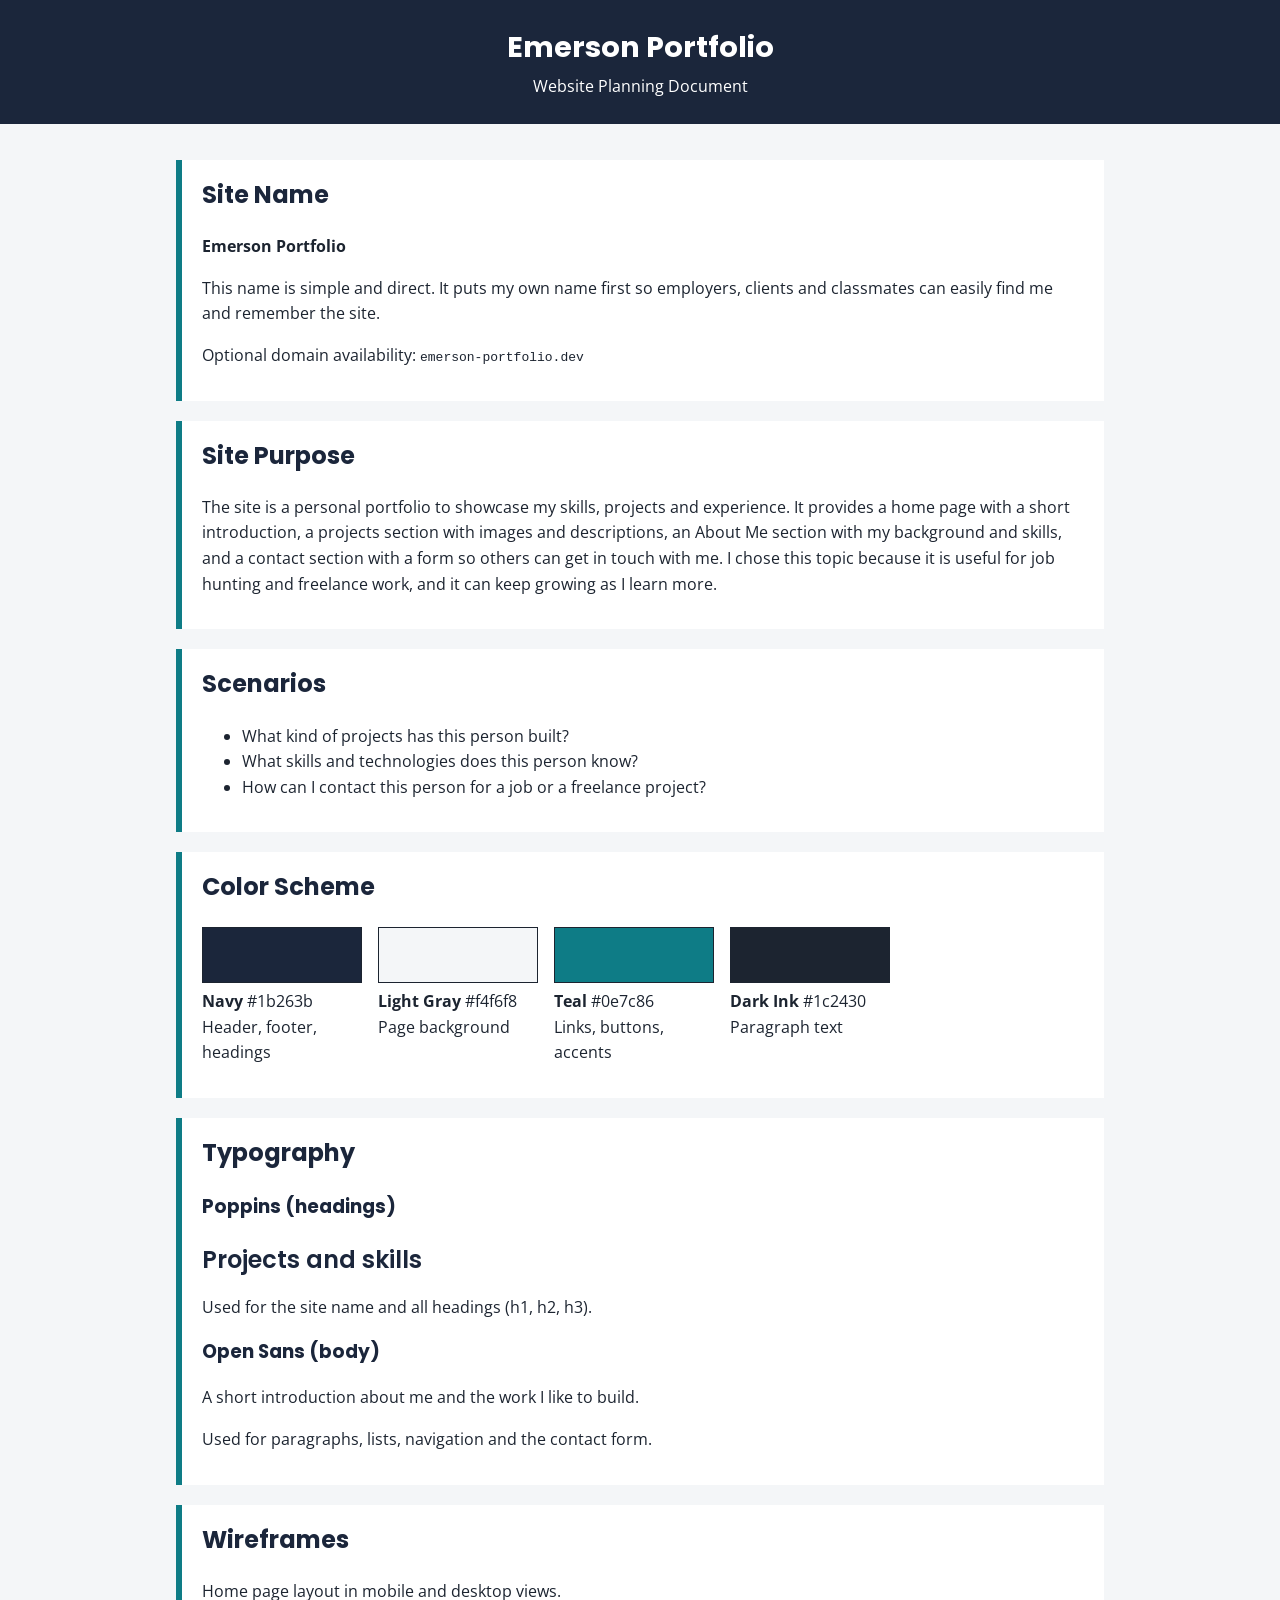
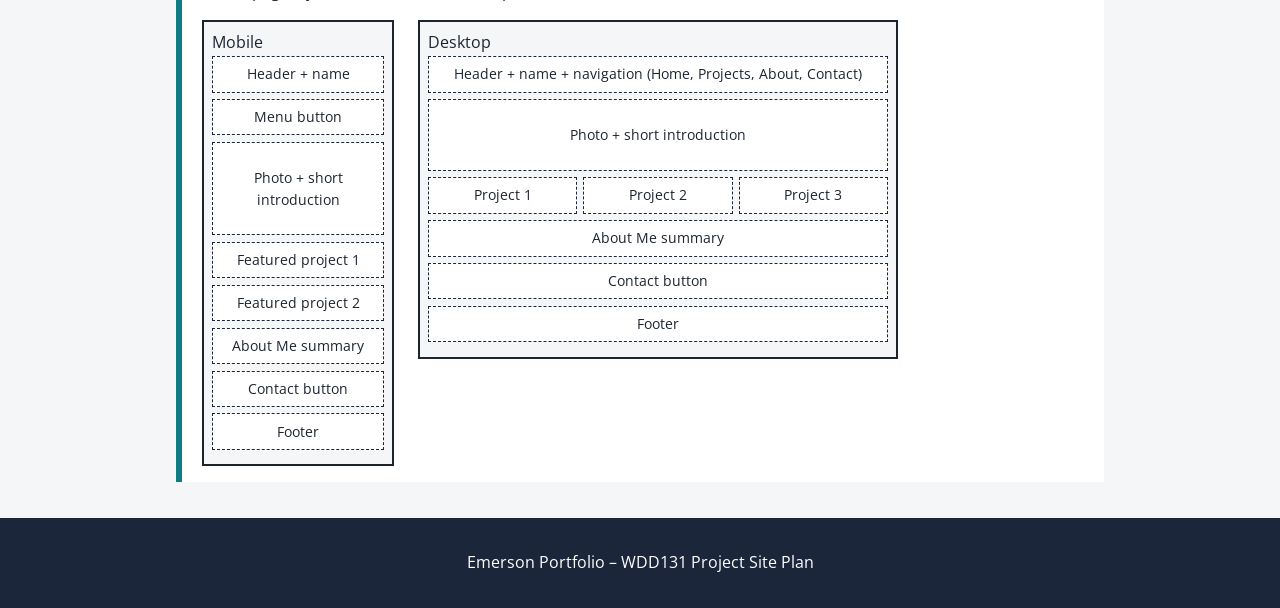
<file: project/siteplan.html>
<!DOCTYPE html>
<html lang="en">

<head>
  <meta charset="UTF-8">
  <meta name="viewport" content="width=device-width, initial-scale=1">
  <meta name="author" content="Emerson">
  <meta name="description" content="Website plan for a personal portfolio: site name, purpose, scenarios, color scheme, typography and wireframes.">
  <title>Emerson Portfolio | Website Plan</title>
  <link rel="preconnect" href="https://fonts.googleapis.com">
  <link rel="preconnect" href="https://fonts.gstatic.com" crossorigin>
  <link href="https://fonts.googleapis.com/css2?family=Open+Sans:wght@400;700&family=Poppins:wght@600;700&display=swap" rel="stylesheet">
  <link rel="stylesheet" href="siteplan.css">
</head>

<body>
  <header>
    <h1>Emerson Portfolio</h1>
    <p>Website Planning Document</p>
  </header>

  <main>
    <section id="site-name">
      <h2>Site Name</h2>
      <p><strong>Emerson Portfolio</strong></p>
      <p>This name is simple and direct. It puts my own name first so employers, clients and classmates can easily find me and remember the site.</p>
      <p>Optional domain availability: <code>emerson-portfolio.dev</code></p>
    </section>

    <section id="site-purpose">
      <h2>Site Purpose</h2>
      <p>The site is a personal portfolio to showcase my skills, projects and experience. It provides a home page with a short introduction, a projects section with images and descriptions, an About Me section with my background and skills, and a contact section with a form so others can get in touch with me. I chose this topic because it is useful for job hunting and freelance work, and it can keep growing as I learn more.</p>
    </section>

    <section id="scenarios">
      <h2>Scenarios</h2>
      <ul>
        <li>What kind of projects has this person built?</li>
        <li>What skills and technologies does this person know?</li>
        <li>How can I contact this person for a job or a freelance project?</li>
      </ul>
    </section>

    <section id="color-scheme">
      <h2>Color Scheme</h2>
      <ul class="swatches">
        <li><span class="swatch navy"></span><strong>Navy</strong> #1b263b<br>Header, footer, headings</li>
        <li><span class="swatch light"></span><strong>Light Gray</strong> #f4f6f8<br>Page background</li>
        <li><span class="swatch teal"></span><strong>Teal</strong> #0e7c86<br>Links, buttons, accents</li>
        <li><span class="swatch ink"></span><strong>Dark Ink</strong> #1c2430<br>Paragraph text</li>
      </ul>
    </section>

    <section id="typography">
      <h2>Typography</h2>
      <h3>Poppins (headings)</h3>
      <p class="sample-heading">Projects and skills</p>
      <p>Used for the site name and all headings (h1, h2, h3).</p>
      <h3>Open Sans (body)</h3>
      <p class="sample-body">A short introduction about me and the work I like to build.</p>
      <p>Used for paragraphs, lists, navigation and the contact form.</p>
    </section>

    <section id="wireframes">
      <h2>Wireframes</h2>
      <p>Home page layout in mobile and desktop views.</p>
      <div class="wireframes">
        <figure class="wire mobile">
          <figcaption>Mobile</figcaption>
          <div>Header + name</div>
          <div>Menu button</div>
          <div class="hero">Photo + short introduction</div>
          <div>Featured project 1</div>
          <div>Featured project 2</div>
          <div>About Me summary</div>
          <div>Contact button</div>
          <div>Footer</div>
        </figure>
        <figure class="wire desktop">
          <figcaption>Desktop</figcaption>
          <div>Header + name + navigation (Home, Projects, About, Contact)</div>
          <div class="hero">Photo + short introduction</div>
          <div class="cols">
            <div>Project 1</div>
            <div>Project 2</div>
            <div>Project 3</div>
          </div>
          <div>About Me summary</div>
          <div>Contact button</div>
          <div>Footer</div>
        </figure>
      </div>
    </section>
  </main>

  <footer>
    <p>Emerson Portfolio &ndash; WDD131 Project Site Plan</p>
  </footer>
</body>

</html>
</file>
<file: styles/base.css>
/* =========================================================
   base.css — WDD 131 course page
   Palette:  navy #1F4E6B | charcoal #2B2B2B | paper #FFFFFF
             page-bg #F4F6F8 | accent #7FBF6B | line #D9DEE3
   Type:     Fraunces (display) + Inter (body)
   ========================================================= */

:root {
    --color-navy: #1f4e6b;
    --color-navy-dark: #163a50;
    --color-charcoal: #2b2b2b;
    --color-page-bg: #f4f6f8;
    --color-paper: #ffffff;
    --color-ink: #22303c;
    --color-accent: #7fbf6b;
    --color-line: #d9dee3;
    --color-link: #1f4e9b;

    --font-display: "Fraunces", serif;
    --font-body: "Inter", sans-serif;

    --content-width: 1000px;
    --radius: 4px;
}

/* -------------------- Reset -------------------- */
*,
*::before,
*::after {
    box-sizing: border-box;
}

body {
    margin: 0;
}

img {
    max-width: 100%;
    display: block;
}

ul {
    list-style: none;
    margin: 0;
    padding: 0;
}

a {
    color: var(--color-link);
    text-decoration: underline;
}

hr {
    border: none;
    border-top: 1px solid var(--color-line);
    margin: 0.75rem 0 1rem;
}

/* -------------------- Base type -------------------- */
body {
    font-family: var(--font-body);
    background-color: var(--color-page-bg);
    color: var(--color-ink);
    line-height: 1.6;
}

h1,
h2,
h3 {
    font-family: var(--font-display);
    color: var(--color-ink);
    line-height: 1.15;
    margin-top: 0;
}

h1 {
    font-size: 2rem;
    font-weight: 600;
    text-align: center;
}

h3 {
    font-size: 1.05rem;
    font-weight: 600;
    text-align: center;
    margin-bottom: 0.5rem;
}

p {
    margin-top: 0;
}

/* -------------------- Header -------------------- */
header {
    background-color: var(--color-navy);
}

/* span displayed as block so it can be centered like a logo */
#course-title {
    display: block;
    text-align: center;
    font-family: var(--font-display);
    font-weight: 600;
    font-size: 1.3rem;
    color: var(--color-paper);
    letter-spacing: 0.02em;
    padding: 1.1rem 1rem;
}

/* CSS Flex navigation */
header nav {
    background-color: var(--color-charcoal);
}

header nav ul {
    display: flex;
    flex-wrap: wrap;
    justify-content: space-around;
    max-width: var(--content-width);
    margin: 0 auto;
}

header nav a {
    position: relative;
    display: block;
    padding: 0.9rem 1rem;
    font-size: 0.95rem;
    font-weight: 500;
    color: var(--color-paper);
    text-decoration: none;
    transition: color 0.2s ease, background-color 0.2s ease;
}

header nav a:hover,
header nav a:focus-visible {
    color: var(--color-accent);
    background-color: rgba(255, 255, 255, 0.06);
}

/* -------------------- Main -------------------- */
/* limited width, centered horizontally; also the grid context
   for the h1 and the two card sections that sit inside it */
main {
    max-width: var(--content-width);
    margin: 2.5rem auto;
    padding: 0 1.5rem;
    display: grid;
    grid-template-columns: 2fr 1fr;
    gap: 1.5rem;
    align-items: start;
}

main > h1 {
    grid-column: 1 / -1;
    margin-bottom: 1rem;
}

/* -------------------- Cards -------------------- */
.card {
    background-color: var(--color-paper);
    border: 1px solid var(--color-line);
    border-radius: var(--radius);
    overflow: hidden;
}

.card h2 {
    background-color: var(--color-navy);
    color: var(--color-paper);
    font-size: 1.1rem;
    text-align: center;
    padding: 0.75rem 1rem;
    margin: 0;
}

.card-body {
    padding: 1.25rem 1.5rem;
}

.about-intro {
    display: flex;
    gap: 1.25rem;
    align-items: flex-start;
    margin-bottom: 1rem;
}

.about-intro p {
    flex: 1;
}

.profile-photo {
    width: 140px;
    height: 140px;
    object-fit: cover;
    border-radius: var(--radius);
    flex-shrink: 0;
}

.about-location {
    display: flex;
    gap: 1.25rem;
    align-items: flex-start;
}

.about-location figure {
    margin: 0;
    text-align: center;
}

.about-location img {
    width: 140px;
    height: 90px;
    object-fit: cover;
    border: 1px solid var(--color-line);
}

.about-location figcaption {
    font-style: italic;
    font-size: 0.8rem;
    margin-top: 0.4rem;
    max-width: 140px;
}

.about-location p {
    flex: 1;
}

.resource-list li {
    margin-bottom: 0.75rem;
}

.resource-list a {
    font-weight: 500;
}

/* -------------------- Footer -------------------- */
footer {
    background-color: var(--color-navy);
    color: var(--color-paper);
    text-align: center;
    padding: 1.25rem;
    font-size: 0.9rem;
}
 
footer p {
    margin: 0.2rem 0;
}
 
#lastModified {
    color: var(--color-accent);
    font-size: 0.85rem;
}
/* -------------------- Responsive -------------------- */
@media (max-width: 700px) {
    main {
        grid-template-columns: 1fr;
    }

    .about-intro,
    .about-location {
        flex-direction: column;
    }

    header nav ul {
        flex-direction: column;
        text-align: center;
    }
}
</file>
<file: project/project.css>
:root {
  --navy: #1b263b;
  --light-gray: #f4f6f8;
  --teal: #0e7c86;
  --dark-ink: #1c2430;
  --white: #ffffff;
  --radius: 10px;
}

* { box-sizing: border-box; }

body {
  margin: 0;
  font-family: "Open Sans", Arial, sans-serif;
  line-height: 1.6;
  color: var(--dark-ink);
  background: var(--light-gray);
}

h1, h2, h3 {
  font-family: "Poppins", Arial, sans-serif;
  color: var(--navy);
  line-height: 1.25;
}

a { color: var(--teal); }

img { max-width: 100%; height: auto; display: block; }

.skip-link {
  position: absolute;
  left: -999px;
  background: var(--white);
  padding: 0.5rem 1rem;
}
.skip-link:focus { left: 0; z-index: 10; }

/* Header and navigation */
header {
  background: var(--navy);
  color: var(--light-gray);
  position: relative;
}
.header-inner {
  max-width: 1100px;
  margin: 0 auto;
  padding: 1rem;
  display: flex;
  align-items: center;
  justify-content: space-between;
}
.site-name {
  font-family: "Poppins", Arial, sans-serif;
  font-weight: 700;
  font-size: 1.4rem;
  color: var(--light-gray);
  text-decoration: none;
}
#menu-button {
  background: none;
  border: 2px solid var(--light-gray);
  color: var(--light-gray);
  font-size: 1.4rem;
  padding: 0.1rem 0.6rem;
  border-radius: 6px;
  cursor: pointer;
}
nav { display: none; width: 100%; }
nav.open { display: block; }
nav ul { list-style: none; margin: 0; padding: 0; }
nav a {
  display: block;
  padding: 0.7rem 1rem;
  color: var(--light-gray);
  text-decoration: none;
  border-bottom: 3px solid transparent;
}
nav a:hover,
nav a[aria-current="page"] { border-bottom-color: var(--teal); background: rgb(255 255 255 / 10%); }
.header-inner { flex-wrap: wrap; }

/* Layout */
main { max-width: 1100px; margin: 0 auto; padding: 1rem; }
section { margin-bottom: 2rem; }

.card, .panel {
  background: var(--white);
  border-left: 5px solid var(--teal);
  border-radius: var(--radius);
  padding: 1.25rem;
  box-shadow: 0 2px 6px rgb(0 0 0 / 8%);
}

.hero {
  display: grid;
  gap: 1.5rem;
  align-items: center;
  background: var(--white);
  border-radius: var(--radius);
  padding: 1.5rem;
}
.hero img { border-radius: var(--radius); margin: 0 auto; max-width: 260px; }

.button, button[type="submit"], .filters button {
  display: inline-block;
  background: var(--teal);
  color: var(--white);
  border: 2px solid var(--teal);
  border-radius: 6px;
  padding: 0.6rem 1.2rem;
  font: inherit;
  font-weight: 600;
  text-decoration: none;
  cursor: pointer;
}
.button:hover, button[type="submit"]:hover, .filters button:hover { background: var(--navy); border-color: var(--navy); }
.filters button { background: var(--white); color: var(--teal); }
.filters button.active { background: var(--teal); color: var(--white); }
.filters { display: flex; flex-wrap: wrap; gap: 0.5rem; margin-bottom: 1rem; }

/* Project cards */
.project-grid { display: grid; gap: 1rem; }
.project-card { background: var(--white); border-radius: var(--radius); overflow: hidden; box-shadow: 0 2px 6px rgb(0 0 0 / 8%); }
.project-card img { width: 100%; }
.project-card div { padding: 1rem; }
.project-card h3 { margin-top: 0; }
.tags { list-style: none; padding: 0; display: flex; flex-wrap: wrap; gap: 0.4rem; }
.tags li { background: var(--light-gray); color: var(--navy); border-radius: 20px; padding: 0.1rem 0.7rem; font-size: 0.85rem; }

/* Skills */
.skill-list { list-style: none; padding: 0; }
.skill-list li { margin-bottom: 0.8rem; }
.bar { background: var(--light-gray); border-radius: 20px; height: 12px; overflow: hidden; }
.bar span { display: block; height: 100%; background: var(--teal); }

/* Form */
form { display: grid; gap: 1rem; }
label { font-weight: 600; display: block; margin-bottom: 0.25rem; }
input, select, textarea {
  width: 100%;
  font: inherit;
  padding: 0.6rem;
  border: 2px solid #8b97a6;
  border-radius: 6px;
  background: var(--white);
  color: var(--dark-ink);
}
input:focus, select:focus, textarea:focus, button:focus-visible, a:focus-visible { outline: 3px solid var(--teal); outline-offset: 2px; }
#form-status { font-weight: 600; min-height: 1.5rem; }
#form-status.error { color: #a12626; }
#form-status.success { color: #0b5f67; }

/* Footer */
footer { background: var(--navy); color: var(--light-gray); text-align: center; padding: 1.25rem 1rem; }
footer a { color: var(--white); }
footer p { margin: 0.3rem 0; }

/* Tablet and desktop */
@media (min-width: 700px) {
  #menu-button { display: none; }
  nav { display: block; width: auto; }
  nav ul { display: flex; }
  .project-grid { grid-template-columns: repeat(2, 1fr); }
  .hero { grid-template-columns: 1fr 260px; padding: 2rem; }
  .hero img { margin: 0; }
}
@media (min-width: 1000px) {
  .project-grid { grid-template-columns: repeat(3, 1fr); }
}
@media (orientation: landscape) and (max-height: 500px) {
  .hero img { max-width: 160px; }
}
</file>
<file: styles/form.css>
:root {
  --navy: #1b263b;
  --panel: #e3e9f0;
  --teal: #0e7c86;
  --ink: #1c2430;
  --white: #ffffff;
  --font-heading: "Poppins", Arial, sans-serif;
  --font-body: "Open Sans", Arial, sans-serif;
}

* { box-sizing: border-box; }

body {
  margin: 0;
  font-family: var(--font-body);
  color: var(--ink);
  background: var(--white);
  line-height: 1.5;
  max-width: 32rem;
  margin-inline: auto;
}

header, footer {
  background: var(--navy);
  color: var(--white);
  text-align: center;
  padding: 1rem;
}

header h1 { margin: 0; font-family: var(--font-heading); font-size: 1.6rem; }
footer p { margin: 0.2rem 0; }

main { background: var(--panel); padding: 1.25rem; }

form { display: grid; gap: 1.25rem; }

.field { display: grid; gap: 0.35rem; }

label, legend { font-weight: 700; }
small { font-weight: 400; color: #2a4a8a; }

select, input[type="date"], input[type="text"], textarea {
  width: 100%;
  padding: 0.6rem;
  font: inherit;
  border: 1px solid var(--navy);
  border-radius: 4px;
  background: var(--white);
  color: var(--ink);
}

fieldset { border: 0; padding: 0; margin: 0; }
legend { padding: 0; margin-bottom: 0.4rem; }

.rating-options { display: flex; justify-content: space-between; gap: 0.5rem; }
.rating-option { display: flex; flex-direction: column; align-items: center; gap: 0.3rem; }
.rating-option label { font-weight: 400; font-size: 0.8rem; }
.rating-option input { width: 1.4rem; height: 1.4rem; accent-color: var(--teal); }

.check { display: flex; align-items: center; gap: 0.6rem; margin-bottom: 0.4rem; }
.check input { width: 1.3rem; height: 1.3rem; accent-color: var(--teal); }
.check label { font-weight: 400; }

input[type="submit"] {
  padding: 0.8rem;
  font: inherit;
  font-weight: 700;
  color: var(--white);
  background: var(--teal);
  border: 0;
  border-radius: 4px;
  cursor: pointer;
}

input[type="submit"]:hover { background: var(--navy); }

:focus-visible { outline: 3px solid var(--navy); outline-offset: 2px; }

a { color: #0b5f68; }

.confirmation { text-align: center; padding: 2rem 1.25rem; }
.confirmation h2 { font-family: var(--font-heading); color: var(--navy); }

.visually-hidden {
  position: absolute;
  width: 1px; height: 1px;
  overflow: hidden;
  clip: rect(0 0 0 0);
  white-space: nowrap;
}

@media (min-width: 40rem) {
  body { max-width: 36rem; margin-block: 2rem; }
}
</file>
<file: styles/place.css>
:root {
  --color-green: #009739;
  --color-yellow: #fedd00;
  --color-blue: #002776;
  --color-light: #ffffff;
  --color-text: #1a1a1a;
  --font-heading: "Segoe UI", Verdana, sans-serif;
  --font-body: Arial, sans-serif;
  --box-radius: 8px;
}

* {
  box-sizing: border-box;
}

body {
  margin: 0;
  font-family: var(--font-body);
  color: var(--color-text);
  background-color: var(--color-light);
}

/* ---------- Header ---------- */
.place-header {
  background-color: var(--color-green);
  padding: 1.5rem 1rem;
  text-align: center;
}

.place-header h1 {
  margin: 0;
  color: var(--color-light);
  font-family: var(--font-heading);
}

/* ---------- Image wrapper + boxes ---------- */
.media-wrapper {
  position: relative;
}

.hero-image {
  display: block;
  width: 100%;
  height: 500px;
  object-fit: cover;
  object-position: center 55%;
}

.data-box,
.weather-box {
  background-color: rgba(255, 255, 255, 0.95);
  border-radius: var(--box-radius);
  padding-bottom: 1rem;
  margin: 1rem;
  overflow: hidden;
  box-shadow: 0 2px 8px rgba(0, 0, 0, 0.25);
}

.data-box h2,
.weather-box h2 {
  margin: 0 0 0.75rem 0;
  padding: 0.6rem 1.25rem;
  color: var(--color-light);
  font-family: var(--font-heading);
  background-color: var(--color-green);
}

.weather-box h2 {
  background-color: var(--color-blue);
}

.data-box ul,
.weather-box ul {
  list-style: none;
  margin: 0;
  padding: 0 1.25rem;
}

.data-box li,
.weather-box li {
  display: flex;
  justify-content: space-between;
  gap: 1rem;
  padding: 0.25rem 0;
  border-bottom: 1px dashed #ddd;
}

.label {
  font-weight: bold;
}

.weather-icon-mobile {
  display: block;
  margin: 0 0 0.75rem 1.25rem;
}

/* ---------- Footer ---------- */
.place-footer {
  background-color: var(--color-blue);
  color: var(--color-light);
  text-align: center;
  padding: 1rem;
  font-size: 0.9rem;
}

.place-footer p {
  margin: 0.25rem 0;
}

.photo-credit {
  font-size: 0.75rem;
  opacity: 0.8;
}

.photo-credit a {
  color: var(--color-yellow);
}

/* ================================================
   MEDIA QUERY - wide view (desktop/tablet)
   ================================================ */
@media (min-width: 700px) {
  .media-wrapper {
    display: block;
  }

  .data-box,
  .weather-box {
    position: absolute;
    max-width: 260px;
    margin: 0;
  }

  .data-box {
    top: 1.5rem;
    left: 1.5rem;
  }

  .weather-box {
    bottom: 1.5rem;
    right: 1.5rem;
  }

  .hero-image {
    height: 650px;
  }

  /* On wide view, hide the mobile SVG icon... */
  .weather-icon-mobile {
    display: none;
  }

  /* ...and use a pseudo-element (emoji) after the "Weather" heading */
  .weather-box h2::after {
    content: " 🌦️";
  }
}
</file>
<file: styles/temples.css>
:root {
  --primary-color: #3b0a45;
  --secondary-color: #ffffff;
  --accent-color: #e0d0f0;
}

body {
  font-family: Roboto, sans-serif;
  margin: 0;
  padding: 0;
}

header {
  background-color: var(--primary-color);
  color: var(--secondary-color);
  display: flex;
  align-items: center;
  justify-content: space-between;
  padding: 1rem;
}

#menu {
  font-size: 1.5rem;
  background: none;
  border: none;
  color: var(--secondary-color);
  cursor: pointer;
}

#menu::before {
  content: "☰";
}

#menu.open::before {
  content: "❌";
}

.navigation {
  display: none;
  flex-direction: column;
}

.navigation.open {
  display: flex;
}

.navigation a {
  color: var(--secondary-color);
  text-decoration: none;
  padding: 0.5rem 1rem;
  text-align: center;
}

.navigation a:hover {
  background-color: rgba(255, 255, 255, 0.2);
}

main {
  max-width: 800px;
  margin: 0 auto;
  padding: 1rem;
}

.res-grid {
  display: grid;
  grid-template-columns: 1fr;
  gap: 1rem;
}

figure {
  margin: 0;
  text-align: center;
}

figure img {
  width: 100%;
  height: auto;
}

footer {
  background-color: var(--primary-color);
  color: var(--secondary-color);
  text-align: center;
  padding: 1rem;
  margin-top: 2rem;
}
</file>
<file: styles/temples-large.css>
@media (min-width: 640px) {
  #menu {
    display: none;
  }

  .navigation {
    display: flex;
    flex-direction: row;
  }

  .res-grid {
    grid-template-columns: repeat(3, 1fr);
  }
}
</file>
<file: project/siteplan.css>
:root {
  --navy: #1b263b;
  --light: #f4f6f8;
  --teal: #0e7c86;
  --ink: #1c2430;
  --white: #ffffff;
  --font-heading: "Poppins", Arial, sans-serif;
  --font-body: "Open Sans", Arial, sans-serif;
}

* {
  box-sizing: border-box;
}

body {
  margin: 0;
  font-family: var(--font-body);
  color: var(--ink);
  background: var(--light);
  line-height: 1.6;
}

header {
  background: var(--navy);
  color: var(--white);
  padding: 1.5rem 1rem;
  text-align: center;
}

header h1 {
  margin: 0;
  font-family: var(--font-heading);
  font-size: 1.8rem;
}
header p {
  margin: 0.25rem 0 0;
}

main {
  max-width: 60rem;
  margin: 0 auto;
  padding: 1rem;
}

section {
  background: var(--white);
  border-left: 6px solid var(--teal);
  margin: 1.25rem 0;
  padding: 1rem 1.25rem;
}

h2,
h3 {
  font-family: var(--font-heading);
  color: var(--navy);
  margin-top: 0;
}

a {
  color: var(--teal);
}

/* Color swatches */
.swatches {
  display: flex;
  flex-wrap: wrap;
  gap: 1rem;
  list-style: none;
  padding: 0;
}
.swatches li {
  width: 10rem;
}
.swatch {
  display: block;
  height: 3.5rem;
  border: 1px solid var(--ink);
  margin-bottom: 0.4rem;
}
.swatch.navy {
  background: var(--navy);
}
.swatch.light {
  background: var(--light);
}
.swatch.teal {
  background: var(--teal);
}
.swatch.ink {
  background: var(--ink);
}

/* Typography samples */
.sample-heading {
  font-family: var(--font-heading);
  font-size: 1.5rem;
  font-weight: 600;
  color: var(--navy);
  margin: 0;
}
.sample-body {
  font-family: var(--font-body);
  margin: 0;
}

/* Wireframes */
.wireframes {
  display: flex;
  flex-wrap: wrap;
  gap: 1.5rem;
  align-items: flex-start;
}
.wire {
  margin: 0;
  border: 2px solid var(--ink);
  padding: 0.5rem;
  background: var(--light);
}
.wire.mobile {
  width: 12rem;
}
.wire.desktop {
  width: 100%;
  max-width: 30rem;
}
.wire div {
  border: 1px dashed var(--navy);
  background: var(--white);
  padding: 0.4rem;
  margin-bottom: 0.4rem;
  text-align: center;
  font-size: 0.85rem;
}
.wire .hero {
  padding: 1.5rem 0.4rem;
}
.wire .cols {
  display: flex;
  gap: 0.4rem;
  border: 0;
  padding: 0;
  background: none;
}
.wire .cols div {
  flex: 1;
  margin-bottom: 0;
}

footer {
  text-align: center;
  padding: 1rem;
  background: var(--navy);
  color: var(--white);
}
</file>
